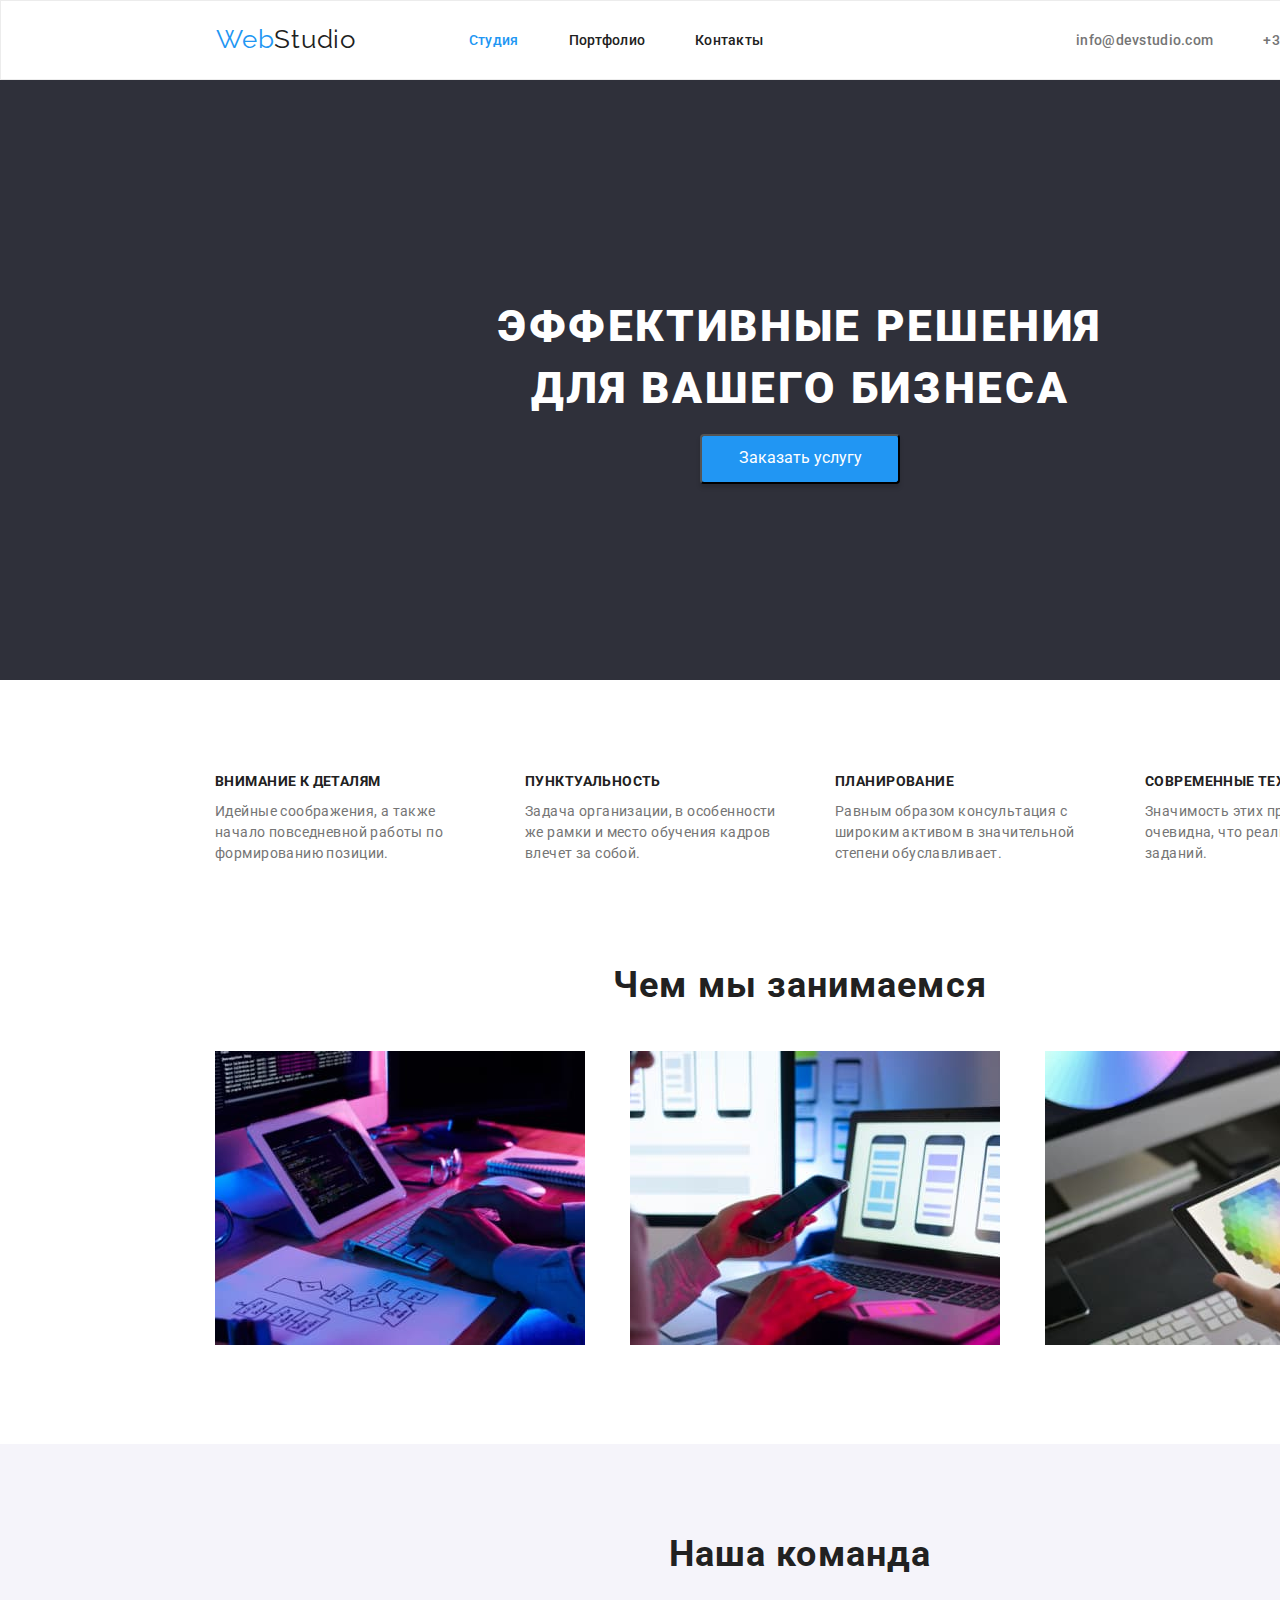
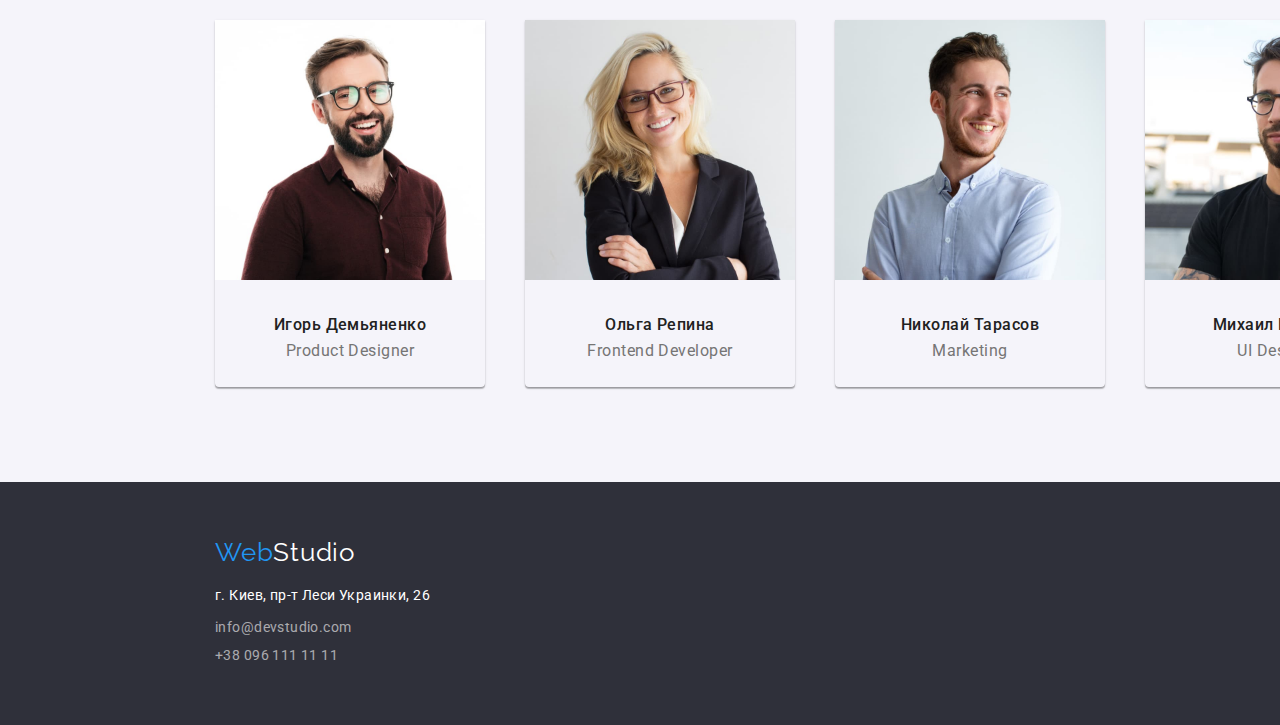
<file: index.html>
<!DOCTYPE html>
<html lang="ru">
  <head>
    <meta charset="UTF-8" />
    <meta name="viewport" content="width=device-width, initial-scale=1.0" />
    <link href="https://fonts.googleapis.com/css2?family=Raleway:wght@700&family=Roboto:wght@400;500;700;900&display=swap"
      rel="stylesheet">
      <link rel="stylesheet" href="https://cdnjs.cloudflare.com/ajax/libs/modern-normalize/1.0.0/modern-normalize.min.css" />
      <link rel="stylesheet" href="./style/style.css">
    <title>WebStudio</title>
  </head>
  <body>
    <!--=========================Header navigation======================-->
    <header>
      <div class="header-box">
        <a class="logo" href="./index.html">
          Web<span class="logo-decore">Studio</span>
        </a>
        <nav>
          <ul class="nav_list">
            <li class="nav_items"><a class="link link_active" href="./index.html">Студия</a></li>
            <li class="nav_items"><a class="link" href="./portfolio.html">Портфолио</a></li>
            <li class="nav_items"><a class="link" href="#footer">Контакты</a></li>
          </ul>
        </nav>
        <ul class="nav_list">
          <li class="nav_items"><a class="link link_nav" href="mailto:info@devstudio.com">info@devstudio.com</a></li>
          <li class="nav_items"><a class="link link_nav" href="tel:+380961111111">+38 096 111 11 11</a></li>
        </ul>
      </div>
    </header>
    <!--========================section hero================================-->

    <section>
      <div class="hero-container">
        <h1 class="hero-title">Эффективные решения <span class="hero_title">для вашего бизнеса</span></h1>
        <!-- <img src="./images/squoosh/Bg.jpg" alt="backgroung-image" /> -->
        <button type="button" class="button">Заказать услугу</button>
      </div>
    </section>
    <!--========================section business==========================-->

    <section>
      <div class="business_box">
      <ul class="business-list">
        <li class="business_items">
          <h2 class="business_title">Внимание к деталям</h2>
          <p class="business-text">
            Идейные соображения, а также начало повседневной работы по
            формированию позиции.
          </p>
        </li>
        <li class="business_items">
          <h2 class="business_title">Пунктуальность</h2>
          <p class="business-text">
            Задача организации, в особенности же рамки и место обучения кадров
            влечет за собой.
          </p>
        </li>
        <li class="business_items">
          <h2 class="business_title">Планирование</h2>
          <p class="business-text">
            Равным образом консультация с широким активом в значительной степени
            обуславливает.
          </p>
        </li>
        <li class="business_items">
          <h2 class="business_title">Современные технологии</h2>
          <p class="business-text">
            Значимость этих проблем настолько очевидна, что реализация плановых
            заданий.
          </p>
        </li>
      </ul>
      <h3 class="business-title"> Чем мы занимаемся</h3>
      <ul class="business-img_list">
        <li class="business-img">
          <img src="./images/squoosh/noot1.jpg" alt="noot1" width="370" />
        </li>
        <li class="business-img"><img src="./images/squoosh/noot.jpg" alt="noot" width="370" /></li>
        <li class="business-img">
          <img src="./images/squoosh/noot2.jpg" alt="noot2" width="370" />
        </li>
      </ul>
      </div>
    </section>
    <!--========================section team==============================-->

    <section>
      <div class="team_box">
      <h2 class="business-title">Наша команда</h2>
      <ul class="team-list">
        <li class="team-items">
          <img src="./images/squoosh/igor.jpg" alt="igor" width="270" />
          <h3 class="team_title">Игорь Демьяненко</h3>
          <p class="team_text">Product Designer</p>
        </li>
        <li class="team-items">
          <img src="./images/squoosh/olga.jpg" alt="olga" width="270" />
          <h3 class="team_title">Ольга Репина</h3>
          <p class="team_text">Frontend Developer</p>
        </li>
        <li class="team-items">
          <img src="./images/squoosh/nikolay.jpg" alt="nikolay" width="270" />
          <h3 class="team_title">Николай Тарасов</h3>
          <p class="team_text">Marketing</p>
        </li>
        <li class="team-items">
          <img src="./images/squoosh/mihail.jpg" alt="mihail" width="270" />
          <h3 class="team_title">Михаил Ермаков</h3>
          <p class="team_text">UI Designer</p>
        </li>
      </ul>
      </div>
    </section>
    <!--=========================footer=============================== -->
    <footer id="footer">
      <div class="footer_box">
        <a class="logo logo_footer" href="./index.html">
          Web<span class="logo-decore-footer">Studio</span>
        </a>

        <address>
          <ul class="footer_list" >
            <li class="address-items">
              <a class="footer_address"
                href="https://goo.gl/maps/5dLGJM3JufGwCpMH7"
                target="_blank"
                rel="noopener noreferer "
                >г. Киев, пр-т Леси Украинки, 26</a
              >
            </li>
            <li class="address-items"><a class="footer_link" href="mailto:info@devstudio.com">info@devstudio.com </a></li>
            <li class="address-items"><a class="footer_link" href="tel:+380961111111">+38 096 111 11 11</a></li>
          </ul>
        </address>
      </div>
    </footer>
  </body>
</html>
</file>
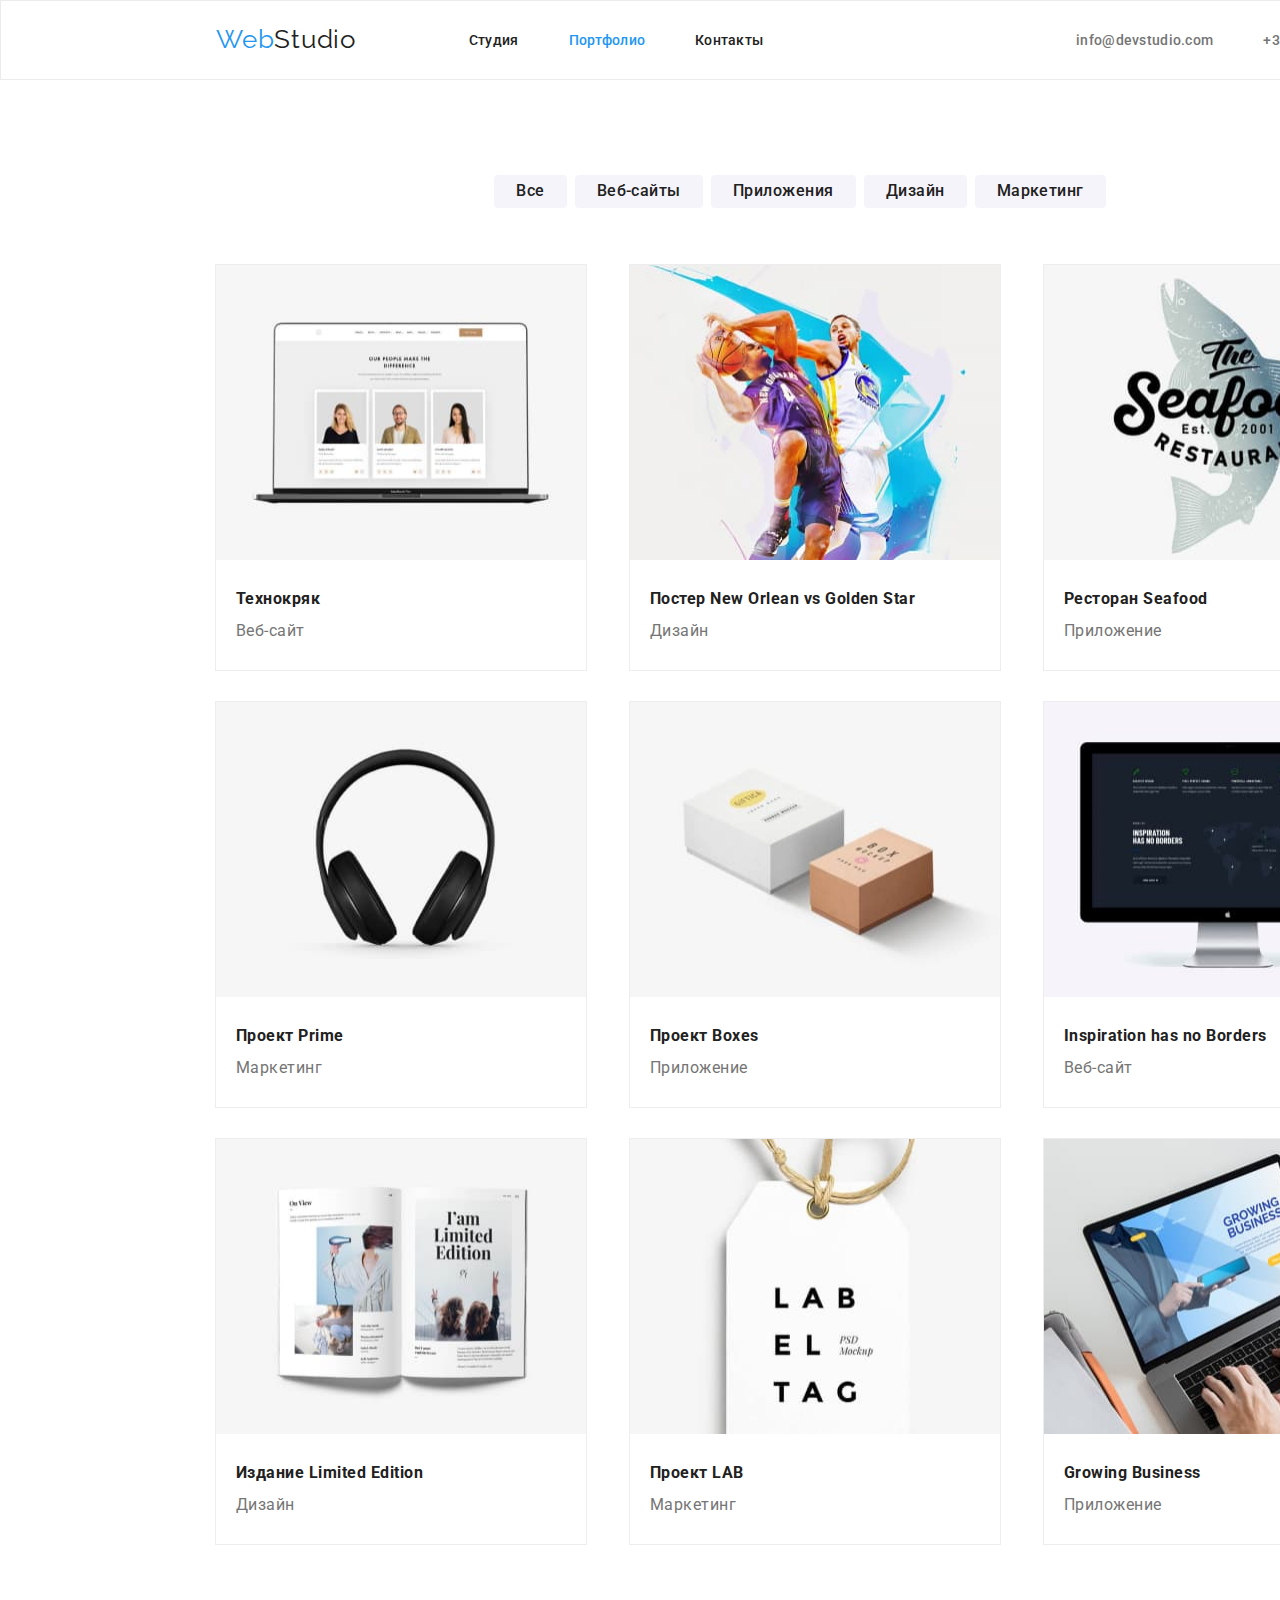
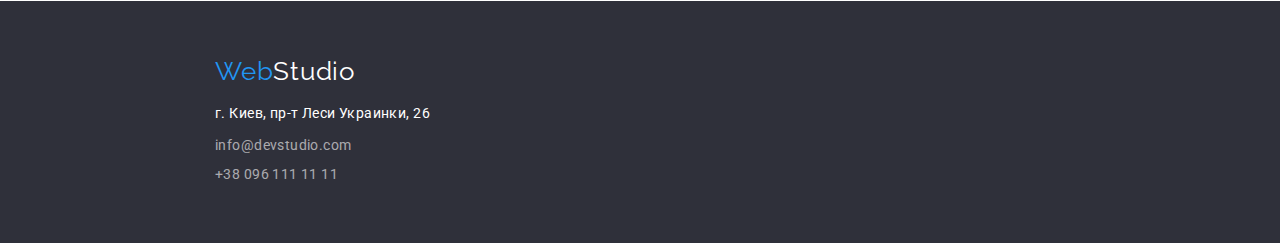
<file: portfolio.html>
<!DOCTYPE html>
<html lang="ru">

<head>
    <meta charset="UTF-8" />
    <meta name="viewport" content="width=device-width, initial-scale=1.0" />
    <link
        href="https://fonts.googleapis.com/css2?family=Raleway:wght@700&family=Roboto:wght@400;500;700;900&display=swap"
        rel="stylesheet">
    <link rel="stylesheet"
        href="https://cdnjs.cloudflare.com/ajax/libs/modern-normalize/1.0.0/modern-normalize.min.css" />
    <link rel="stylesheet" href="./style/style.css">
    <title>Portfolio</title>
</head>

<body>
    <!--=========================Header navigation======================-->
<header>
    <div class="header-box">
        <a class="logo" href="./index.html">
            Web<span class="logo-decore">Studio</span>
        </a>
        <nav>
            <ul class="nav_list">
                <li class="nav_items"><a class="link" href="./index.html">Студия</a></li>
                <li class="nav_items"><a class="link link_active" href="./portfolio.html">Портфолио</a></li>
                <li class="nav_items"><a class="link" href="#footer">Контакты</a></li>
            </ul>
        </nav>
        <ul class="nav_list">
            <li class="nav_items"><a class="link link_nav" href="mailto:info@devstudio.com">info@devstudio.com</a></li>
            <li class="nav_items"><a class="link link_nav" href="tel:+380961111111">+38 096 111 11 11</a></li>
        </ul>
    </div>
</header>
   <!-- ========================section navigation portfolio======================= -->
   <section>
       <div class="links-box">
       <h1 class="links-title">Чем мы занимаемся</h1>
<ul class="links_list-box">
    <li class="links_items"><button type="button" class="links_button" href="">Все</button></li>
    <li class="links_items"><button type="button" class="links_button" href="">Веб-сайты</button></li>
    <li class="links_items"><button type="button" class="links_button" href="">Приложения</button></li>
    <li class="links_items"><button type="button" class="links_button" href="">Дизайн</button></li>
    <li class="links_items"><button type="button" class="links_button" href="">Маркетинг</button></li>
</ul>
</div>
   </section>
   <!-- =======================section portfolio============================ -->
   <section>
       <div class="portfolio-box">
       <ul class="portfolio_list">
           <li class="portfolio_items">
               <a class="portfolio_link" href="">
                   <img src="./images/squoosh/tehnocrack.jpg" width="370" height="295" alt="технокряк">
                <div class="text-style-box">
                   <h2 class="title-portfolio">Технокряк</h2>
                   <p class="portfolio-text">Веб-сайт</p>
                    </div>
               </a>
             
           </li>
           <li class="portfolio_items">
               <a class="portfolio_link" href="">
                   <img src="./images/squoosh/neworlean.jpg" width="370" height="295" alt=" баскетболисты">
                   <div class="text-style-box">
                   <h2 class="title-portfolio">Постер New Orlean vs Golden Star</h2>
                   <p class="portfolio-text">Дизайн</p>
                </div>
               </a>
           </li>
           <li class="portfolio_items">
               <a class="portfolio_link" href="">
                   <img src="./images/squoosh/seafood.jpg" width="370" height="295" alt="морепродукты">
                    <div class="text-style-box">
                   <h2 class="title-portfolio">Ресторан Seafood</h2>
                   <p class="portfolio-text">Приложение</p>
                </div>
               </a>
           </li>
           <li class="portfolio_items">
               <a class="portfolio_link" href="">
                   <img src="./images/squoosh/projectprime.jpg" width="370" height="295" alt="наушники">
                    <div class="text-style-box">
                   <h2 class="title-portfolio">Проект Prime</h2>
                   <p class="portfolio-text">Маркетинг</p>
                </div>
               </a>
           </li>
           <li class="portfolio_items">
               <a class="portfolio_link" href="">
                   <img src="./images/squoosh/boxes.jpg" width="370" height="295" alt="коробки">
                <div class="text-style-box">
                   <h2 class="title-portfolio">Проект Boxes</h2>
                   <p class="portfolio-text">Приложение</p>
                   </div>
               </a>
           </li>
           <li class="portfolio_items">
               <a class="portfolio_link" href="">
                   <img src="./images/squoosh/borders.jpg" width="370" height="295" alt="монитор">
                <div class="text-style-box">
                   <h2 class="title-portfolio">Inspiration has no Borders</h2>
                   <p class="portfolio-text">Веб-сайт</p>
                   </div>
               </a>
           </li>
           <li class="portfolio_items">
               <a class="portfolio_link" href="">
                   <img src="./images/squoosh/limited.jpg" width="370" height="295" alt="журнал">
                <div class="text-style-box">
                   <h2 class="title-portfolio">Издание Limited Edition</h2>
                   <p class="portfolio-text">Дизайн</p>
                </div>
               </a>
           </li>
           <li class="portfolio_items">
               <a class="portfolio_link" href="">
                   <img src="./images/squoosh/lab.jpg" width="370" height="295" alt="этикетка">
                <div class="text-style-box">
                   <h2 class="title-portfolio">Проект LAB</h2>
                   <p class="portfolio-text">Маркетинг</p>
                   </div>
               </a>
           </li>
           <li class="portfolio_items">
               <a class="portfolio_link" href="">
                   <img src="./images/squoosh/business.jpg" width="370" height="295" alt="ноутбук">
              
                <div class="text-style-box">
                   <h2 class="title-portfolio">Growing Business</h2>
                   <p class="portfolio-text">Приложение</p>
                   </div>
                </a>
           </li>
       </ul>
       </div>
   </section>
    <!--=========================footer=============================== -->
<footer id="footer">
    <div class="footer_box">
        <a class="logo logo_footer" href="./index.html">
            Web<span class="logo-decore-footer">Studio</span>
        </a>

        <address>
            <ul class="footer_list">
                <li class="address-items">
                    <a class="footer_address" href="https://goo.gl/maps/5dLGJM3JufGwCpMH7" target="_blank"
                        rel="noopener noreferer ">г. Киев, пр-т Леси Украинки, 26</a>
                </li>
                <li class="address-items"><a class="footer_link" href="mailto:info@devstudio.com">info@devstudio.com
                    </a></li>
                <li class="address-items"><a class="footer_link" href="tel:+380961111111">+38 096 111 11 11</a></li>
            </ul>
        </address>
    </div>
</footer>
</body>

</html>
</file>
<file: style/style.css>
:root {
  --color-text: #212121;
  --color-text-decor: #ffffff;
  --color-text-mini: #757575;
  --color-decor: #2196f3;
  --color-back: #2f303a;
}
body {
  font-family: "Roboto", sans-serif;
}

/* section header and navigation */

/* ===logotipe styles==== */
.logo {
  font-family: Raleway;
  font-size: 26px;
  line-height: 0.84;
  letter-spacing: 0.03em;
  color: var(--color-decor);
  text-decoration: none;
}
.logo-decore {
  color: var(--color-text);
}

/*==== Style links navigation==== */
.link {
  font-weight: 500;
  font-size: 14px;
  line-height: 0.88;
  color: var(--color-text);
  letter-spacing: 0.02em;
  text-decoration: none;
}
.link:hover,
.link:focus {
  color: var(--color-decor);
}
.link_active {
  color: var(--color-decor);
}
.link_nav {
  font-weight: 500;
  font-size: 14px;
  line-height: 16px;
  letter-spacing: 0.02em;
  text-decoration: none;
  color: var(--color-text-mini);
}
/* ===geometry styles==== */
.header-box {
  --color-back: #ececec;
  display: flex;
  width: 1600px;
  height: 80px;
  justify-content: space-between;
  align-items: center;
  border: 1px solid var(--color-back);
  margin-right: auto;
  margin-left: auto;
  margin-top: 0;
  margin-bottom: 0;
  padding-left: 215px;
  padding-right: 215px;
}
.nav_list {
  display: flex;
  margin: 0;
  padding: 0;
}

.nav_list:first-child {
  margin-right: 200px;
}

.nav_items {
  list-style: none;
}
.nav_items:not(:first-child) {
  margin-left: 50px;
}
/* section hero */
/* ===== text style ====== */
.hero-title {
  font-weight: 900;
  font-size: 44px;
  line-height: 0.73;
  letter-spacing: 0.06em;
  text-transform: uppercase;
  margin-top: 0;
  color: var(--color-text-decor);
}
.hero_title {
  display: block;
  margin-top: 30px;
}
/* ====geometry style==== */
.hero-container {
  width: 1600px;
  height: 600px;
  margin-top: 0;
  margin-bottom: 0;
  margin-right: auto;
  margin-left: auto;
  padding-top: 230px;
  padding-right: 450px;
  padding-left: 450px;
  text-align: center;
  background-color: var(--color-back);
}
.button {
  width: 200px;
  height: 50px;
  cursor: pointer;
  background: var(--color-decor);
  box-shadow: 0px 4px 4px rgba(0, 0, 0, 0.15);
  border-radius: 4px;
  color: var(--color-text-decor);
}

/* section business  */
/* =====text styles====== */
.business_title {
  font-size: 14px;
  line-height: 0.88;
  letter-spacing: 0.03em;
  text-transform: uppercase;
  color: var(--color-text);
  margin: 0;
}
.business-text {
  font-size: 14px;
  line-height: 1.5;
  letter-spacing: 0.03em;
  color: var(--color-text-mini);
}
.business-title {
  font-size: 36px;
  line-height: 0.86;
  text-align: center;
  letter-spacing: 0.03em;
  color: var(--color-text);
  margin-top: 0;
  margin-bottom: 50px;
}
/* ===geometry style==== */
.business_items {
  display: block;
  width: 270px;
  height: 100px;
}
.business-list {
  display: flex;
  width: 1200px;
  margin-left: 0;
  margin-right: 0;
  padding-left: 0;
  padding-right: 0;
  margin-top: 0;
  margin-bottom: 95px;
  justify-content: space-between;
}
.business-img {
  list-style: none;
}
.business-img_list {
  display: flex;
  width: 1200px;
  justify-content: space-between;
  margin: 0;
  padding: 0;
}
.business_box {
  display: block;
  width: 1600px;
  margin-left: auto;
  margin-right: auto;
  padding-left: 215px;
  padding-right: 215px;
  padding-top: 95px;
  padding-bottom: 95px;
}
/* section team */
/* ===text and geometry styles ==== */
.team_title {
  font-weight: 500;
  font-size: 16px;
  line-height: 19px;
  letter-spacing: 0.03em;
  color: var(--color-text);
  margin-bottom: 10px;
  margin-top: 30px;
}
.team_text {
  font-size: 16px;
  line-height: 0.84;
  letter-spacing: 0.03em;
  color: var(--color-text-mini);
  margin: 0;
}
.team-list {
  display: inline-flex;
  width: 1200px;
  justify-content: space-between;
  margin: 0;
  padding: 0;
}
.team-items {
  list-style: none;
  text-align: center;
  box-shadow: 0px 1px 3px rgba(0, 0, 0, 0.12), 0px 1px 1px rgba(0, 0, 0, 0.14),
    0px 2px 1px rgba(0, 0, 0, 0.2);
  border-radius: 0px 0px 4px 4px;
  padding-bottom: 30px;
}
.team_box {
  --color-decor: #f5f4fa;
  width: 1600px;
  margin-left: auto;
  margin-right: auto;
  padding-left: 215px;
  padding-right: 215px;
  padding-top: 95px;
  padding-bottom: 95px;
  background-color: var(--color-decor);
}
/* footer */
/* ===text footer====== */
.logo-decore-footer {
  color: var(--color-text-decor);
}
.logo_footer {
  display: block;
  width: 170px;
  margin-bottom: 20px;
}
.footer_address {
  display: inline-flex;
  font-size: 14px;
  line-height: 1.7;
  letter-spacing: 0.03em;
  color: var(--color-text-decor);
  text-decoration: none;
}
.footer_link {
  --color-text-decor: rgba(255, 255, 255, 0.6);
  font-size: 14px;
  line-height: 0.59;
  letter-spacing: 0.03em;
  color: var(--color-text-decor);
  text-decoration: none;
}
/* ===geometry styles==== */
.footer_box {
  display: flex;
  flex-direction: column;
  width: 1600px;
  margin-left: auto;
  margin-right: auto;
  padding-top: 60px;
  padding-bottom: 60px;
  padding-left: 215px;
  padding-right: 215px;
  background-color: var(--color-back);
}
.address-items {
  list-style: none;
  font-style: normal;
}

.footer_list {
  margin: 0;
  padding-left: 0;
}
.address-items:not(:last-child) {
  margin-bottom: 10px;
}
/* portfolio */
/* ===text style and geometry === */
.links-title {
  display: none;
}
.title-portfolio {
  font-size: 16px;
  line-height: 19px;
  letter-spacing: 0.03em;
  color: var(--color-text);
  margin-top: 0;
}
.portfolio-text {
  font-size: 16px;
  line-height: 19px;
  letter-spacing: 0.03em;
  color: var(--color-text-mini);
  margin: 0;
}
.text-style-box {
  padding-left: 20px;
  padding-top: 25px;
}
.portfolio_link {
  display: block;
  width: 370px;
  height: 405px;
  text-decoration: none;
}
.links_list-box {
  display: flex;
  margin: 0;
  padding: 0;
}
.links-box {
  display: flex;
  justify-content: center;
  width: 1600px;
  margin-top: 0;
  margin-bottom: 0;
  margin-left: auto;
  margin-right: auto;
  padding-top: 95px;
}
.links_items {
  list-style: none;
}
.links_items:not(:last-child) {
  margin-right: 8px;
}
.links_button {
  --color-back: #f5f4fa;
  display: block;
  padding-left: 22px;
  padding-right: 22px;
  padding-top: 11px;
  padding-bottom: 11px;
  font-weight: 500;
  font-size: 16px;
  line-height: 0.66;
  letter-spacing: 0.03em;

  color: var(--color-text);
  background-color: var(--color-back);
  text-decoration: none;
  border-radius: 4px;
  border: none;
  cursor: pointer;
}
.links_button:hover,
.links_button:focus {
  background-color: var(--color-decor);
  color: var(--color-text-decor);
}
.portfolio_list {
  display: inline-flex;
  width: 1200px;
  justify-content: space-between;
  flex-wrap: wrap;
  margin: 0;
  padding: 0;
}
.portfolio-box {
  width: 1600px;
  margin-left: auto;
  margin-right: auto;
  padding-left: 215px;
  padding-right: 215px;
  padding-top: 56px;
  padding-bottom: 56px;
}

.portfolio_items {
  display: block;
  list-style: none;
  border: 1px solid rgb(237, 237, 237);
}
.portfolio_items:hover,
.portfolio_items:focus {
  box-shadow: 0px 1px 1px rgba(0, 0, 0, 0.12), 0px 4px 4px rgba(0, 0, 0, 0.06),
    1px 4px 6px rgba(0, 0, 0, 0.16);
}
.portfolio_items:nth-child(-n + 6) {
  margin-bottom: 30px;
}
</file>
